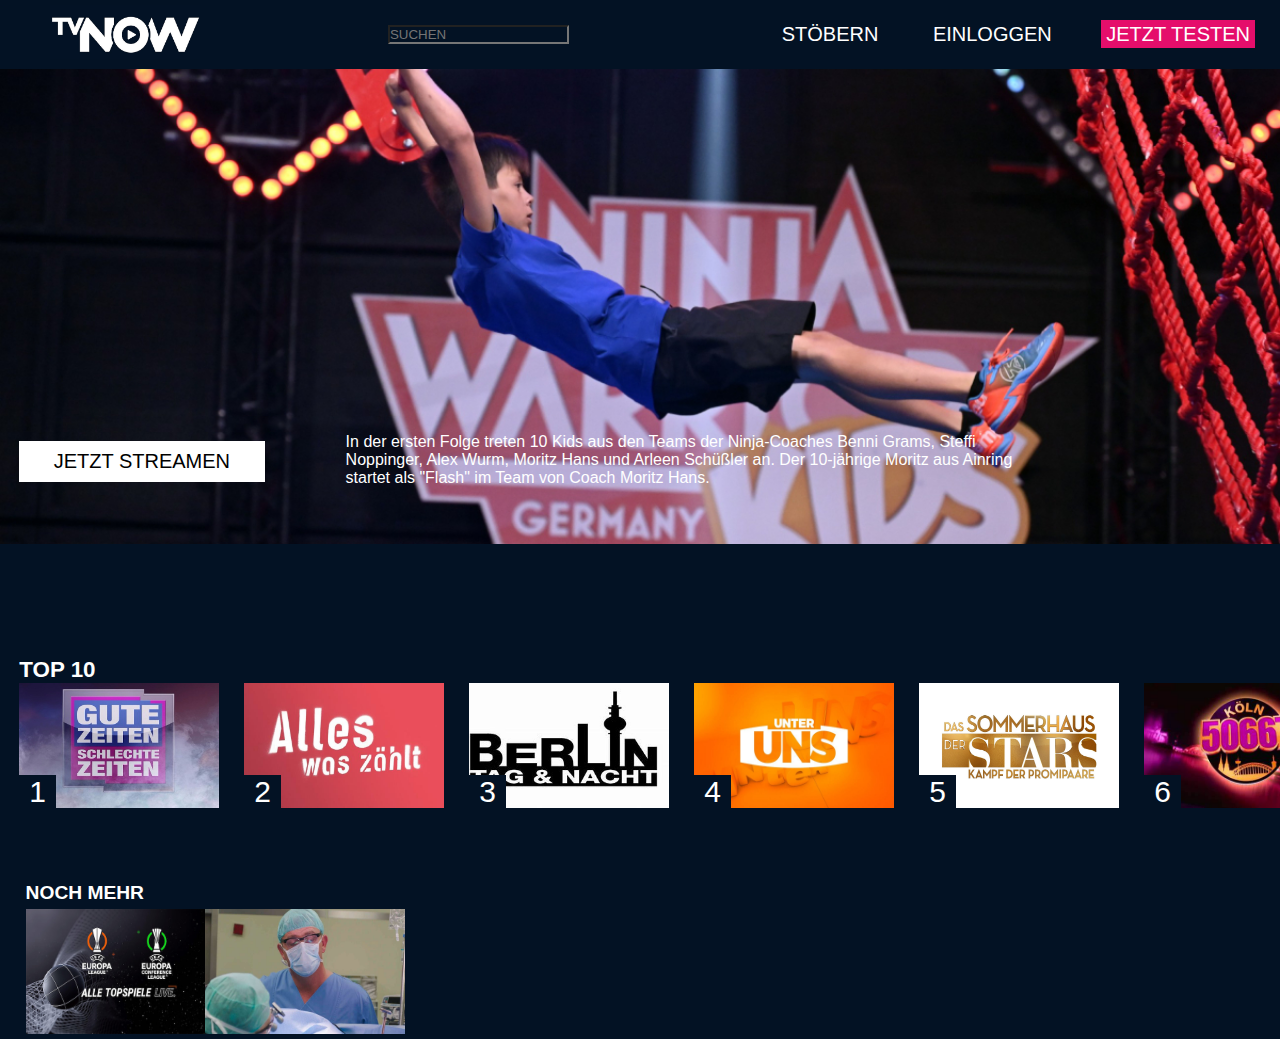
<file: index.html>
<!DOCTYPE html>

<html>
    <head>
        <title>TVNOW</title>
        <meta charset="utf-8">
        <link rel="stylesheet" href="styles.css">
    </head>
    <body>
        <header>
            <a href="index.html">
                <img class="logo" src="assets/TV-Now-Logo.jpeg" width="150" alt="logo">
            </a>
            <div class="searchbar">
                <form id="searchform">
                    <input placeholder="SUCHEN"
                    type="search" id="mainSearch"
                    name="mainSearch">
                </form>
            </div>
            <nav>
                <ul class="nav_links">
                    <li><a href="stöbern.html">STÖBERN</a></li>
                    <li><a href="einloggen.html">EINLOGGEN</a></li>
                    <li><a class="jetzttesten" href="jetzttesten.html">JETZT TESTEN</a></li>
                </ul>
            </nav> 
        </header>
        <main>
            <a href="Nw.html">
                <img src="assets/Ninja warrior kids.jpg" alt="Nw-Logo" width="100%">
            </a>
            <div>
                <li><a class="jetztstreamen-nw" href="Nw.html">JETZT STREAMEN</a></li>
            </div>
            <li><a class="Nw-image" href="Nw.html">In der ersten Folge treten 10 Kids aus den Teams der Ninja-Coaches Benni Grams, Steffi Noppinger, Alex Wurm, Moritz Hans und Arleen Schüßler an. Der 10-jährige Moritz aus Ainring startet als "Flash" im Team von Coach Moritz Hans.</a></li>                       
        </main>
        
        <footer>
            <div class="Top10">
                <h1>TOP 10</h1>
                <div class="teaserrow">
                    <div class="teaser">
                        <a href=gzsz.html class="top1-img"><img src="assets/gzsz.jpg" width="200px" height="125px"></a>
                        <span class="ranking_number">1</span>
                    </div>
                    <div class="teaser">
                        <a href=awz.html class="top2-img"><img src="assets/awz.jpg" width="200px" height="125px"></a>
                        <span class="ranking_number">2</span>
                    </div>
                    <div class="teaser">
                        <a href=btun.html class="top3-img"><img src="assets/btun.jpg" width="200px" height="125px"></a>
                        <span class="ranking_number">3</span>
                    </div>
                    <div class="teaser">
                        <a href=unteruns.html class="top4-img"><img src="assets/unteruns.jpg" width="200px" height="125px"></a>
                        <span class="ranking_number">4</span>
                    </div>
                    <div class="teaser">
                        <a href=shds.html class="top5-img"><img src="assets/shds.jpeg" width="200px" height="125px"></a>
                        <span class="ranking_number">5</span>
                    </div>
                    <div class="teaser">
                        <a href=köln.html class="top6-img"><img src="assets/köln.jpg" width="200px" height="125px"></a>
                        <span class="ranking_number">6</span>
                    </div>
                    <div class="teaser">
                        <a href=bsf.html class="top7-img"><img src="assets/bsf.jpg" width="200px" height="125px"></a>
                        <span class="ranking_number">7</span>
                    </div>
                    <div class="teaser">
                        <a href=bip.html class="top8-img"><img src="assets/bip.jpg" width="200px" height="125px"></a>
                        <span class="ranking_number">8</span></div>
                    </div>
                </div>
            </div>
            <div class="Nochmehr"><h4>NOCH MEHR</h4></div>
                <div class="EuPokal">
                    <a href=EuPokal.html class="eupokal-img"><img src="assets/EuPokal.jpg" width="200px" height="125px"></a>
                </div>
                <div class="HOP">
                    <a href=hop.html><img src="assets/hop.jpg" width="200px" height="125px"></a>
                </div>
        </footer>
    </body>
</html>
</file>
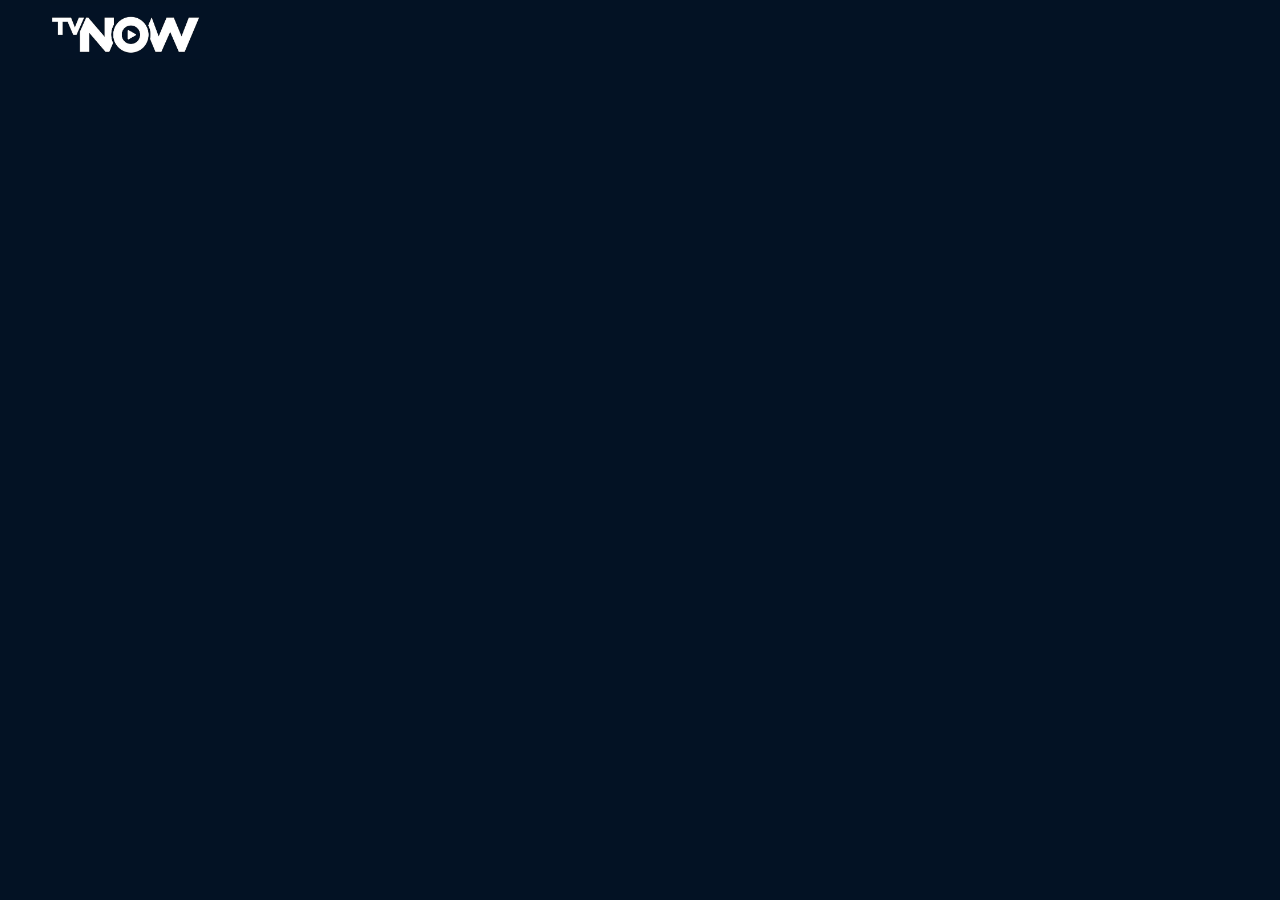
<file: awz.html>
<!DOCTYPE html>

<html>
    <head>
        <title>Alles was zählt im online Stream ansehen</title>
        <meta charset="utf-8">
        <link rel="stylesheet" href="styles.css">
    </head>
    <body>
        <header>
            <a href="index.html">
                <img class="logo" src="assets/TV-Now-Logo.jpeg" width="150" alt="logo">
            </a>
        </header>
    </body>
</html>
</file>
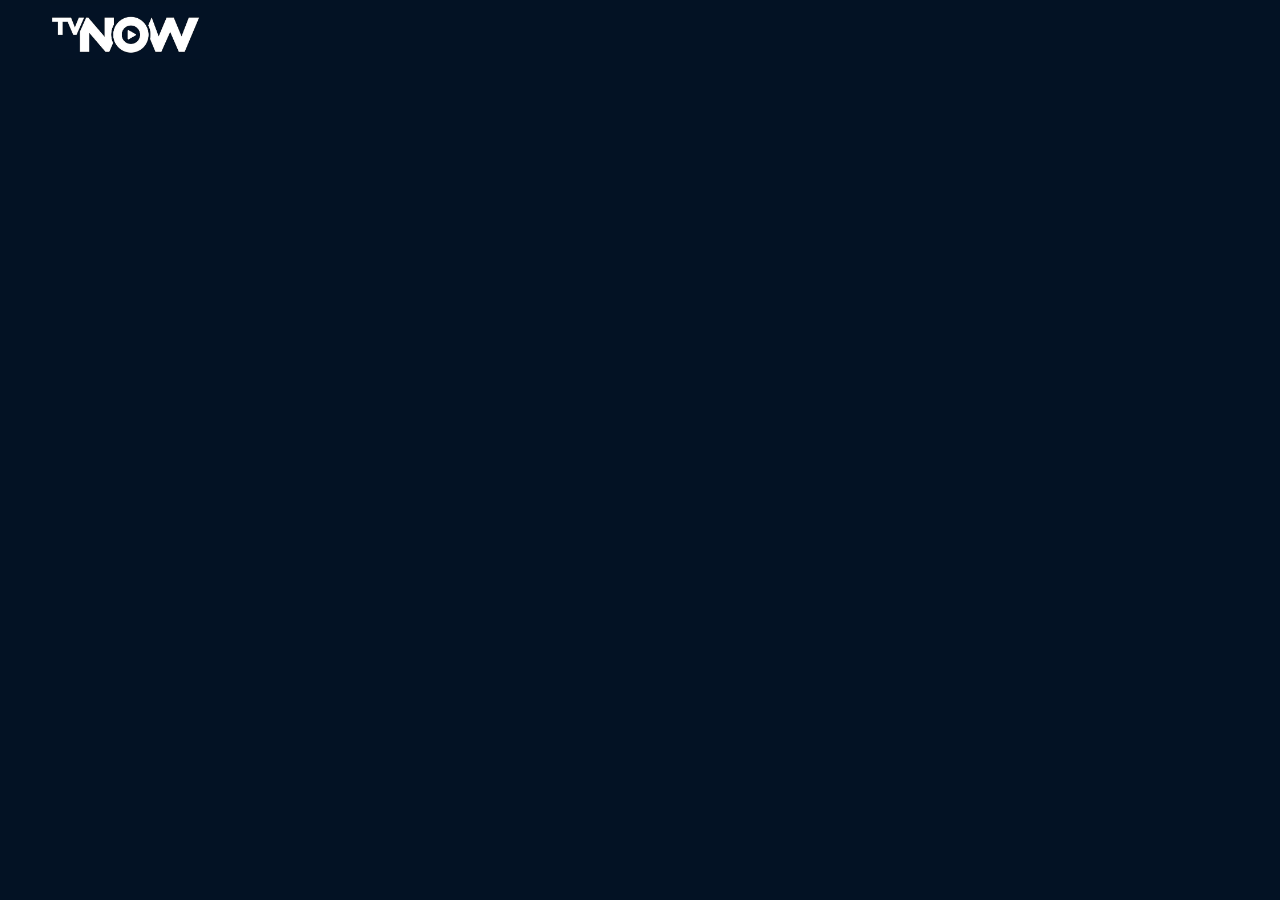
<file: bip.html>
<!DOCTYPE html>

<html>
    <head>
        <title>Bachelor in Paradise im online Stream ansehen</title>
        <meta charset="utf-8">
        <link rel="stylesheet" href="styles.css">
    </head>
    <body>
        <header>
            <a href="index.html">
                <img class="logo" src="assets/TV-Now-Logo.jpeg" width="150" alt="logo">
            </a>
        </header>
    </body>
</html>
</file>
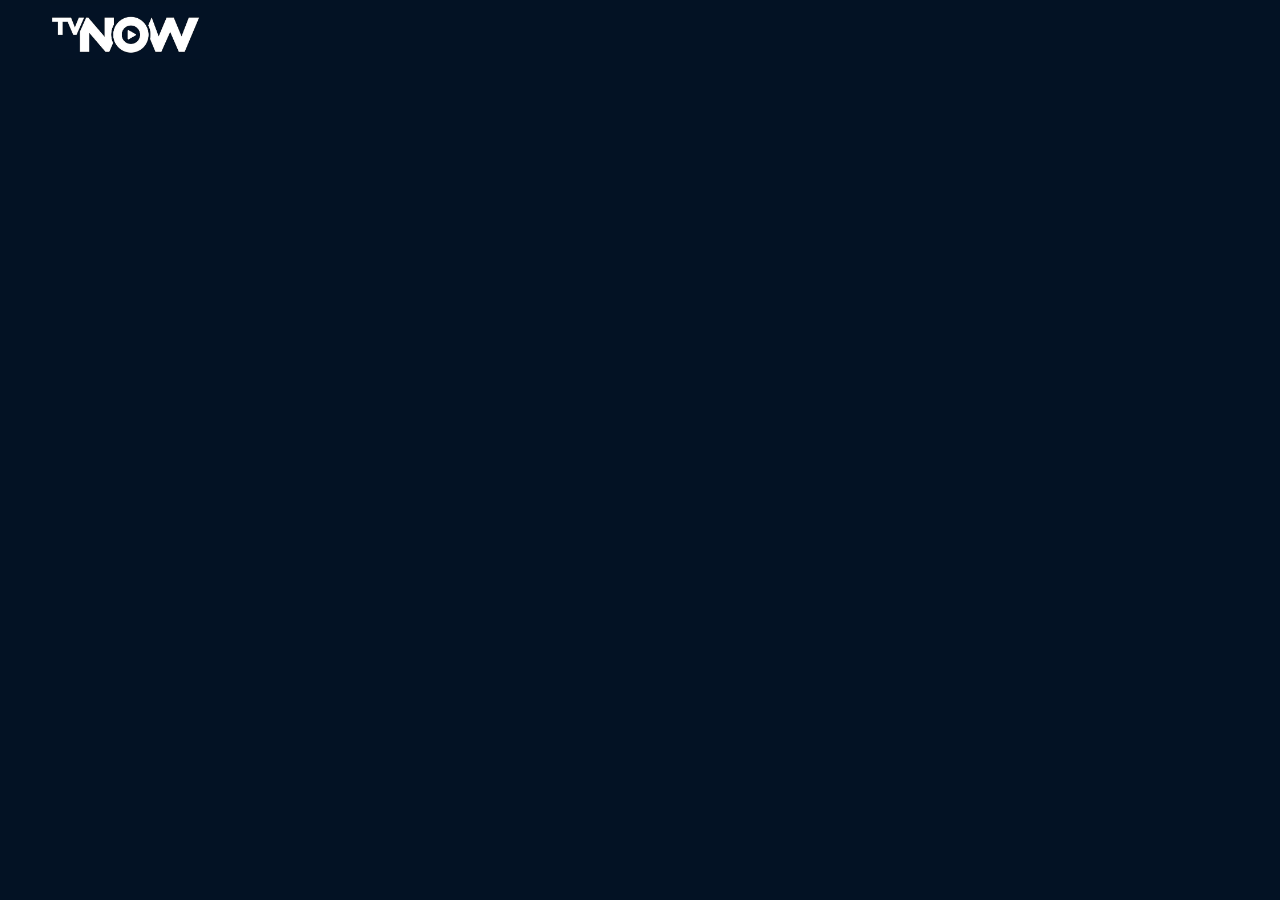
<file: bsf.html>
<!DOCTYPE html>

<html>
    <head>
        <title>Bauer sucht Frau im online Stream ansehen</title>
        <meta charset="utf-8">
        <link rel="stylesheet" href="styles.css">
    </head>
    <body>
        <header>
            <a href="index.html">
                <img class="logo" src="assets/TV-Now-Logo.jpeg" width="150" alt="logo">
            </a>
        </header>
    </body>
</html>
</file>
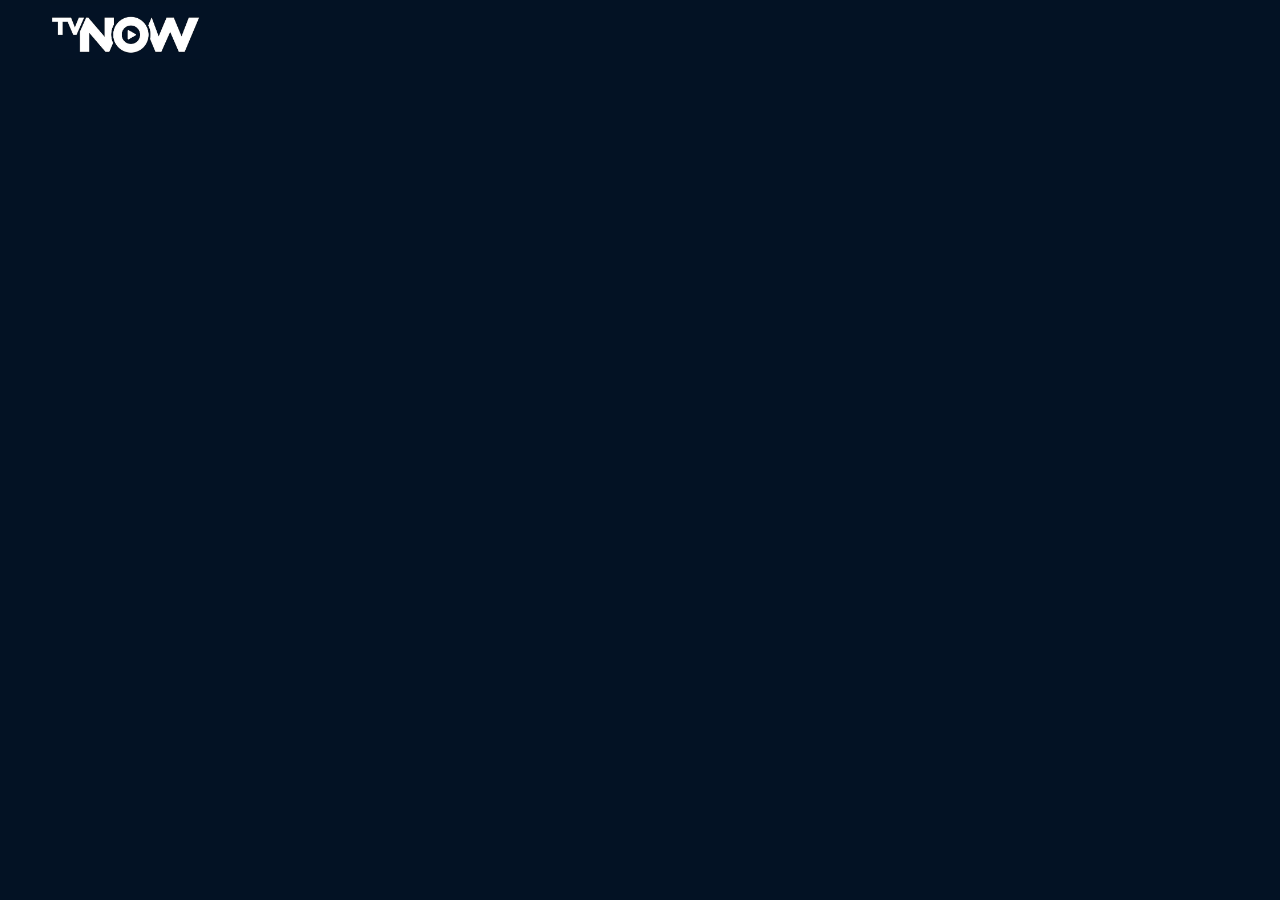
<file: btun.html>
<!DOCTYPE html>

<html>
    <head>
        <title>Berlin -Tag & Nacht im Online Stream ansehen</title>
        <meta charset="utf-8">
        <link rel="stylesheet" href="styles.css">
    </head>
    <body>
        <header>
            <a href="index.html">
                <img class="logo" src="assets/TV-Now-Logo.jpeg" width="150" alt="logo">
            </a>
        </header>
    </body>
</html>
</file>
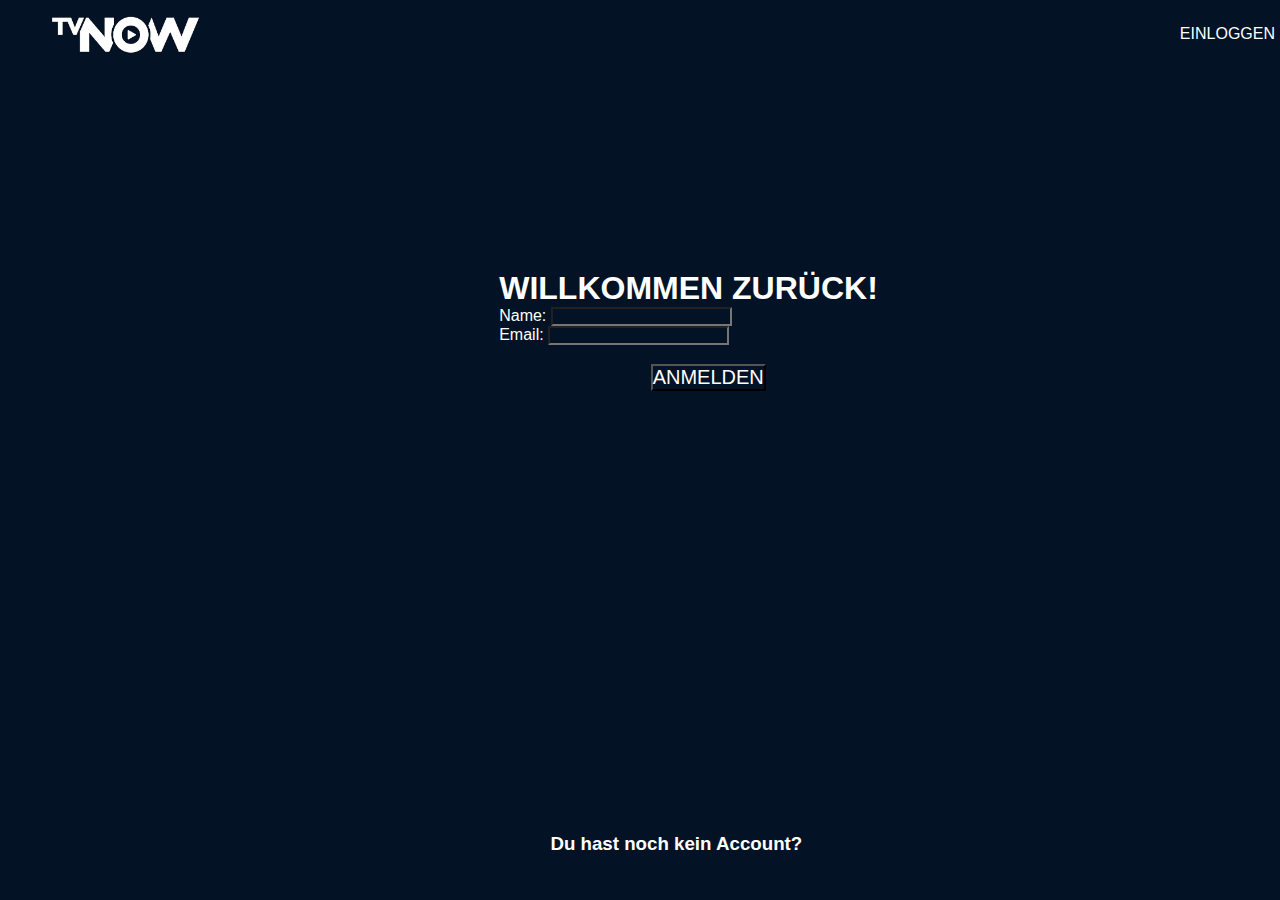
<file: einloggen.html>
<!DOCTYPE html>

<style>

*{
    font-family: sans-serif;
}

.einloggen-kopf{
    color: white;
    cursor: pointer;
}

.log-in{
    color: white;
    position: absolute;
    top: 30%;
    left: 39%;
}

.submit{
    color: white;
    position: absolute;
    left: 40%;
    margin-top: 5%;
}

.account{
    color: white;
    position:absolute;
    bottom:5%;
    left: 43%;
    cursor: pointer;
}

</style>

<html>
    <head>
        <title>EINLOGGEN</title>
        <meta charset="utf-8">
        <link rel="stylesheet" href="styles.css">
    </head>
    <body>
        <header>
            <a href="index.html">
                <img class="logo" src="assets/TV-Now-Logo.jpeg" width="150" alt="logo">
            </a>
            <div class="einloggen-kopf">EINLOGGEN</div>
        </header>
        <main>
            <div class="log-in">
                <h1>WILLKOMMEN ZURÜCK!</h1>
                <form method="post">
                    <label>Name:</label>
                    <input class="text" name="name"><br>
                    <label>Email:</label>
                    <input class="email" name="email" required> <br>
                    <button class="submit">ANMELDEN</button>     
                </form>
            </div>
        </main>
        <footer>
            <div class="account">
                <h3>Du hast noch kein Account?</h3>
            </div>
        </footer>
    </body>
</html>
</file>
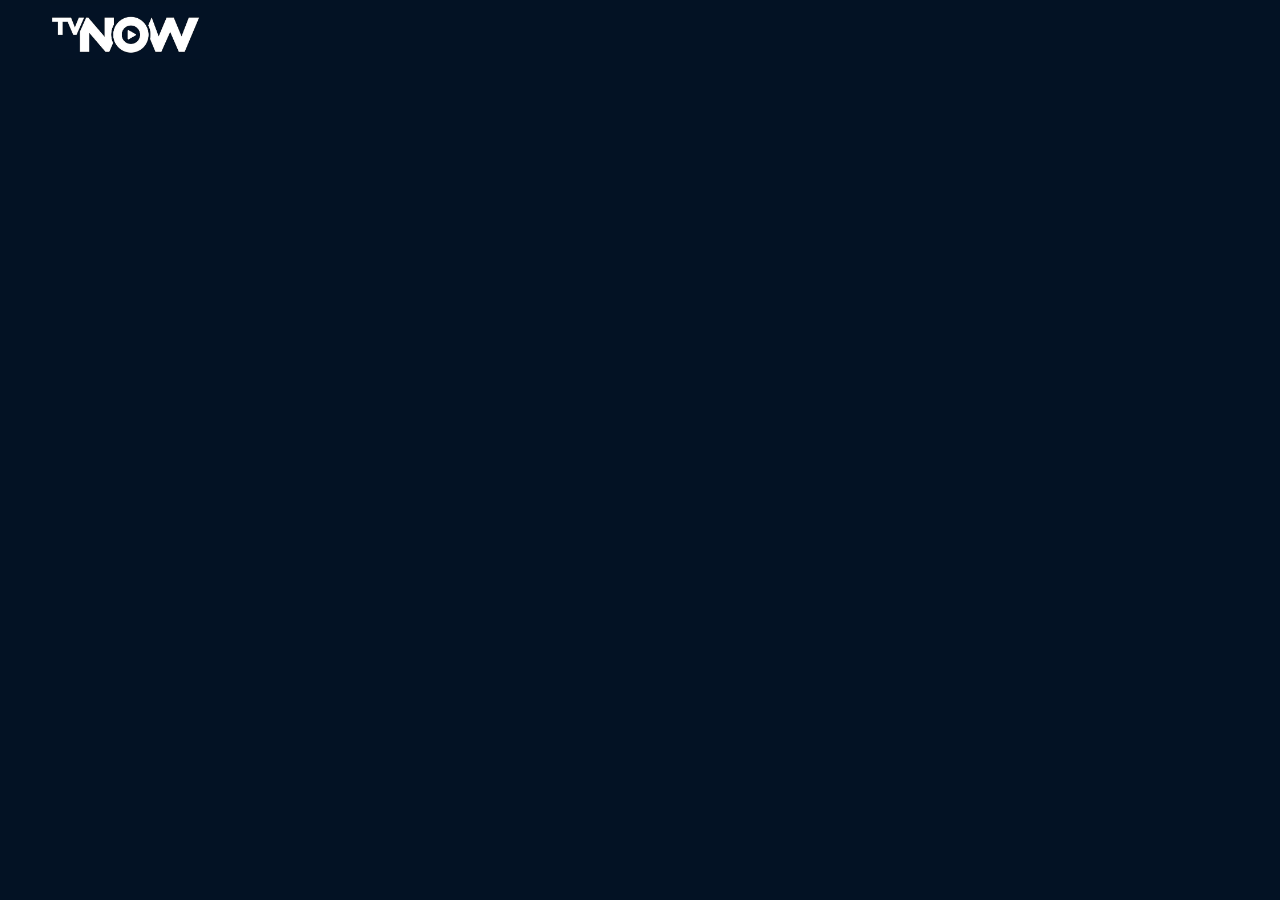
<file: EuPokal.html>
<!DOCTYPE html>

<html>
    <head>
        <title>Alle Topspiele des Europapokal im online Stream ansehen</title>
        <meta charset="utf-8">
        <link rel="stylesheet" href="styles.css">
    </head>
    <body>
        <header>
            <a href="index.html">
                <img class="logo" src="assets/TV-Now-Logo.jpeg" width="150" alt="logo">
            </a>
        </header>
    </body>
</html>
</file>
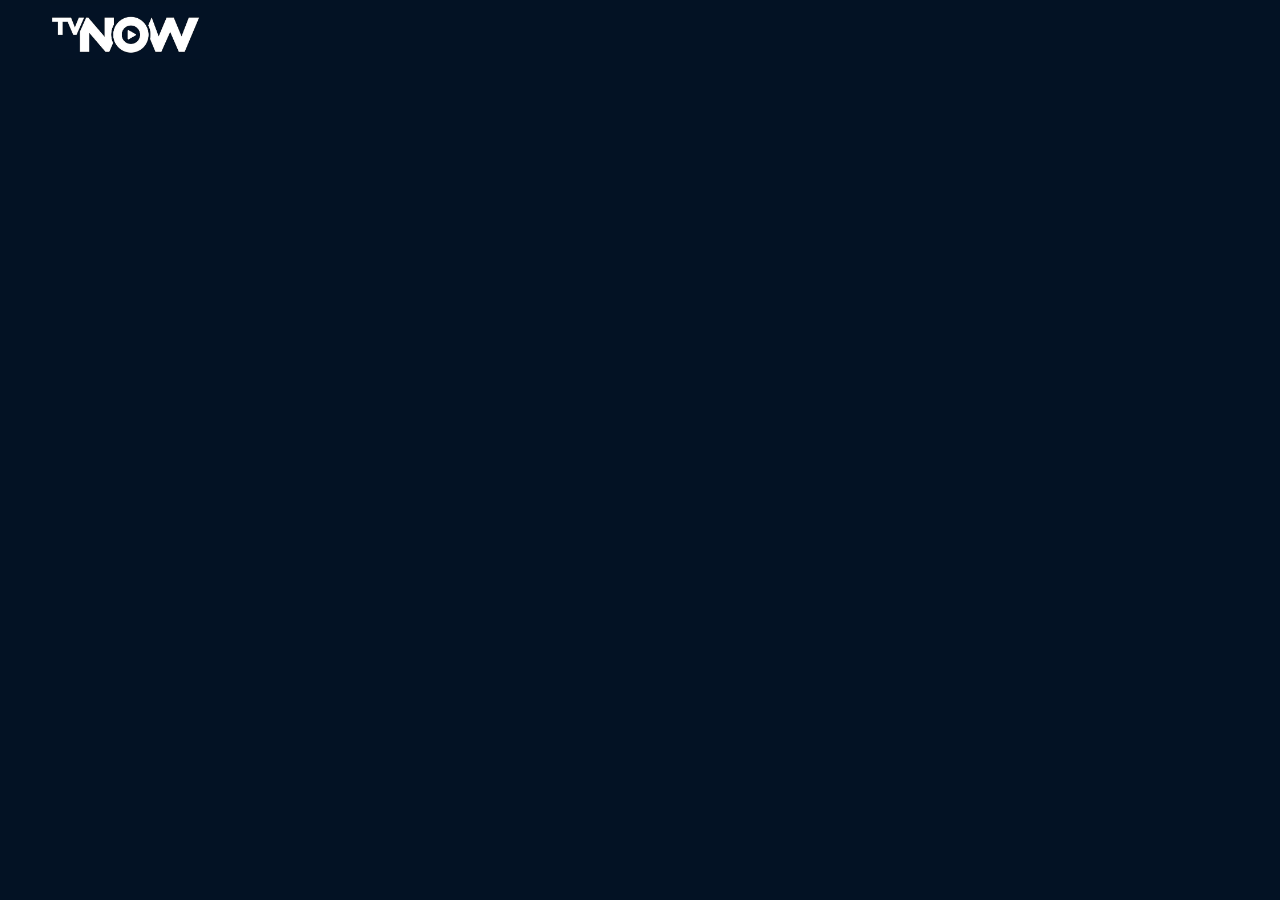
<file: gzsz.html>
<!DOCTYPE html>

<html>
    <head>
        <title>GZSZ im online Stream ansehen</title>
        <meta charset="utf-8">
        <link rel="stylesheet" href="styles.css">
    </head>
    <body>
        <header>
            <a href="index.html">
                <img class="logo" src="assets/TV-Now-Logo.jpeg" width="150" alt="logo">
            </a>
        </header>
    </body>
</html>
</file>
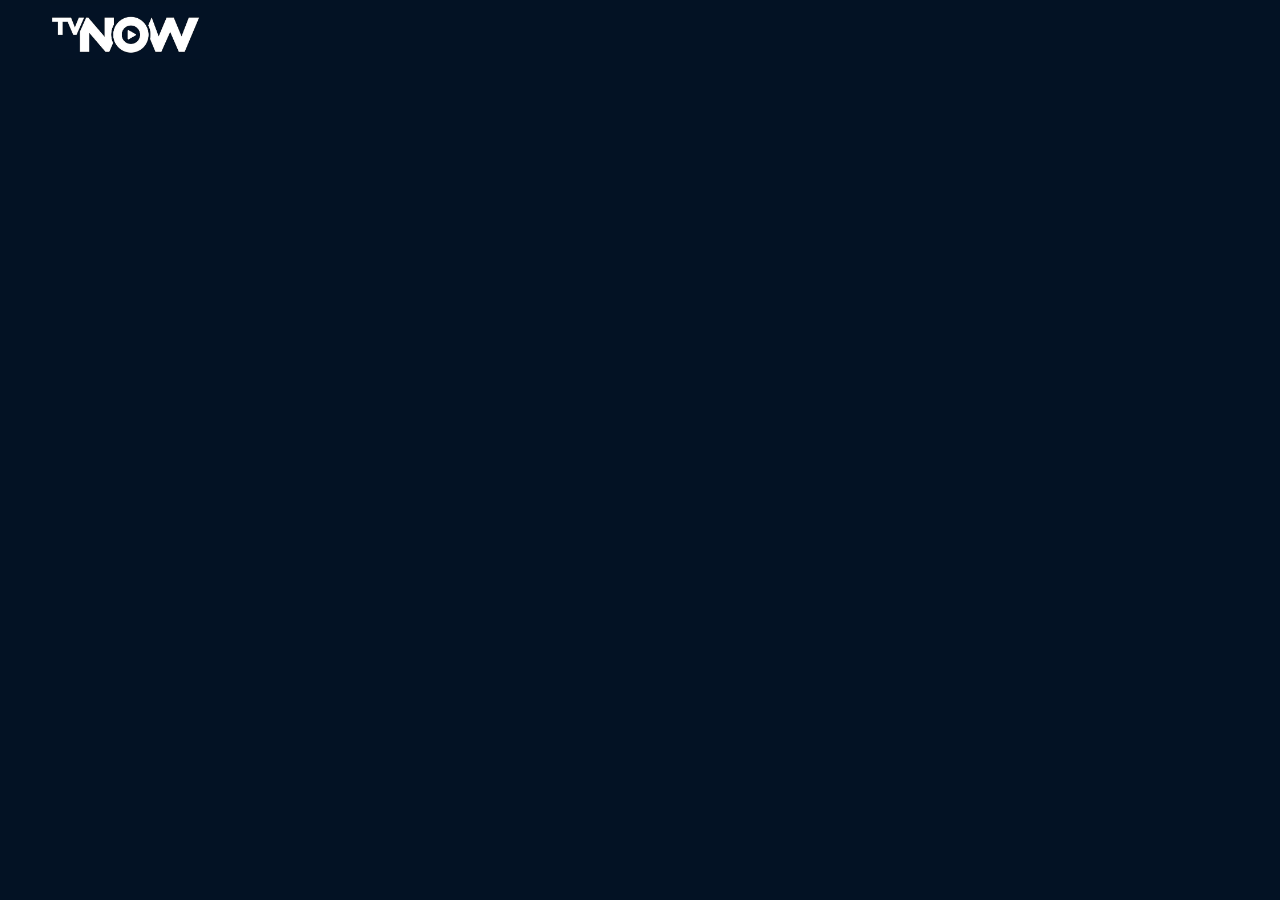
<file: hop.html>
<!DOCTYPE html>

<html>
    <head>
        <title>Die Herz-OP im online Stream ansehen</title>
        <meta charset="utf-8">
        <link rel="stylesheet" href="styles.css">
    </head>
    <body>
        <header>
            <a href="index.html">
                <img class="logo" src="assets/TV-Now-Logo.jpeg" width="150" alt="logo">
            </a>
        </header>
    </body>
</html>
</file>
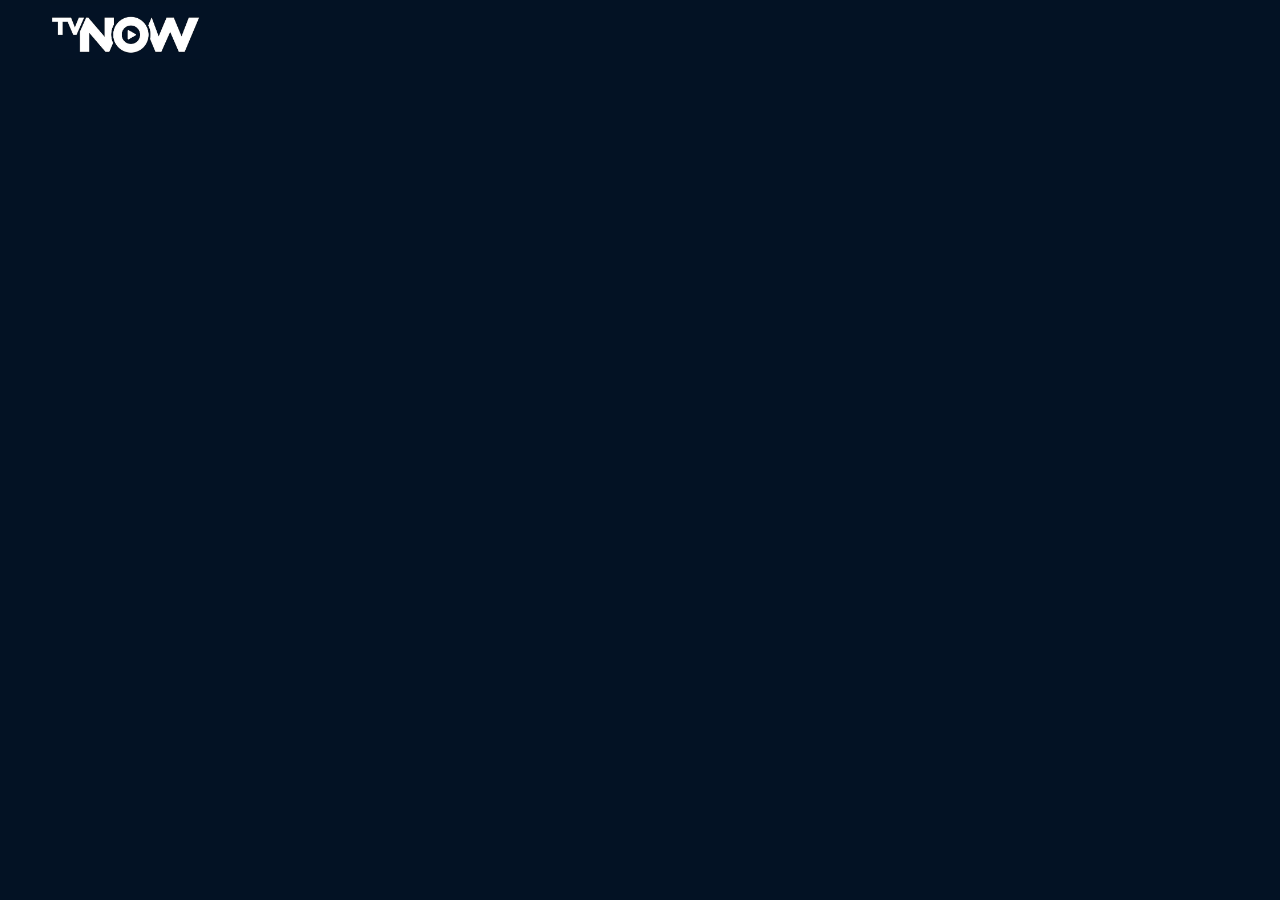
<file: jetzttesten.html>
<!DOCTYPE html>

<html>
    <head>
        <title>JETZT TESTEN</title>
        <meta charset="utf-8">
        <link rel="stylesheet" href="styles.css">
    </head>
    <body>
        <header>
            <a href="index.html">
                <img class="logo" src="assets/TV-Now-Logo.jpeg" width="150" alt="logo">
            </a>
        </header>
    </body>
</html>
</file>
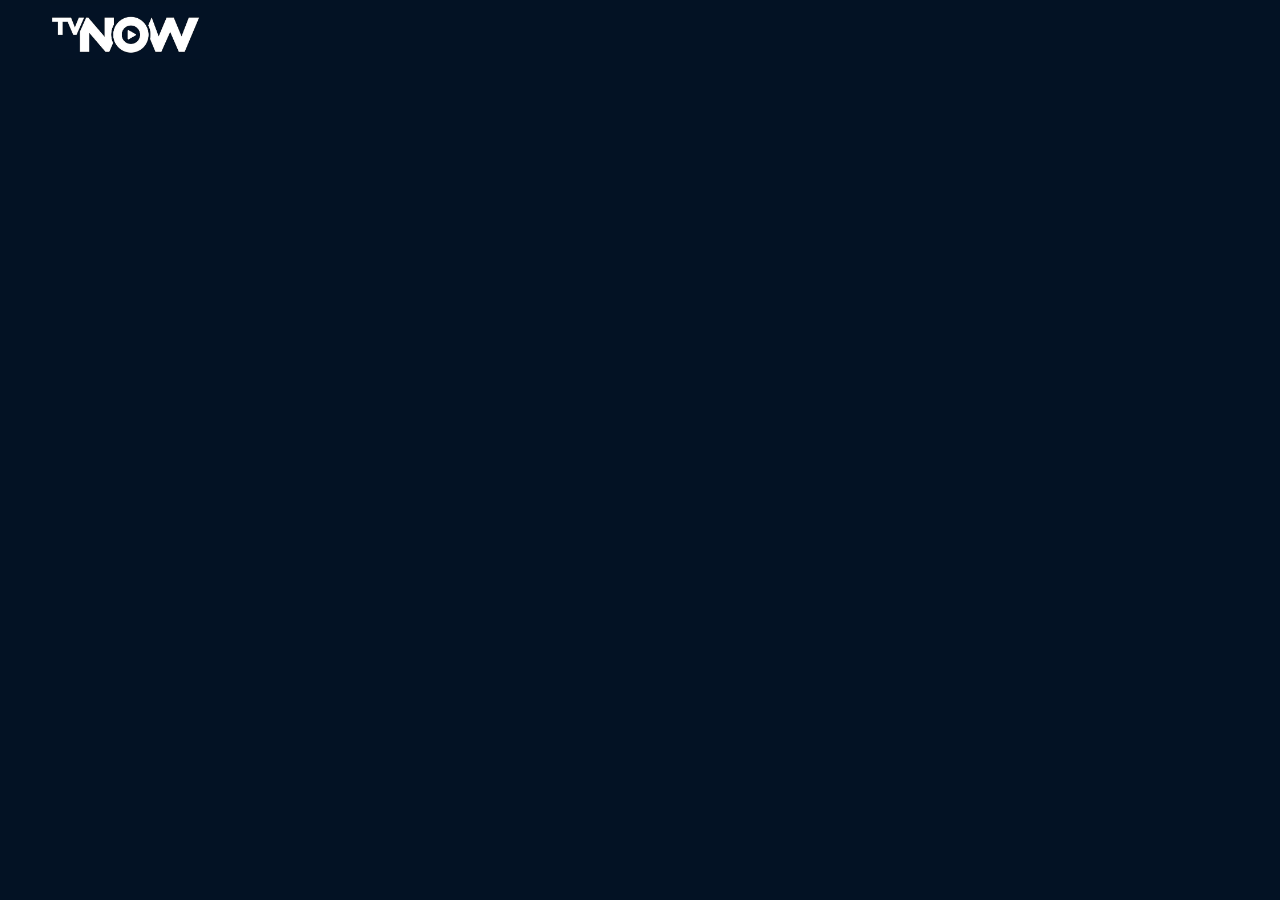
<file: köln.html>
<!DOCTYPE html>

<html>
    <head>
        <title>Köln 50667 im online Stream ansehen</title>
        <meta charset="utf-8">
        <link rel="stylesheet" href="styles.css">
    </head>
    <body>
        <header>
            <a href="index.html">
                <img class="logo" src="assets/TV-Now-Logo.jpeg" width="150" alt="logo">
            </a>
        </header>
    </body>
</html>
</file>
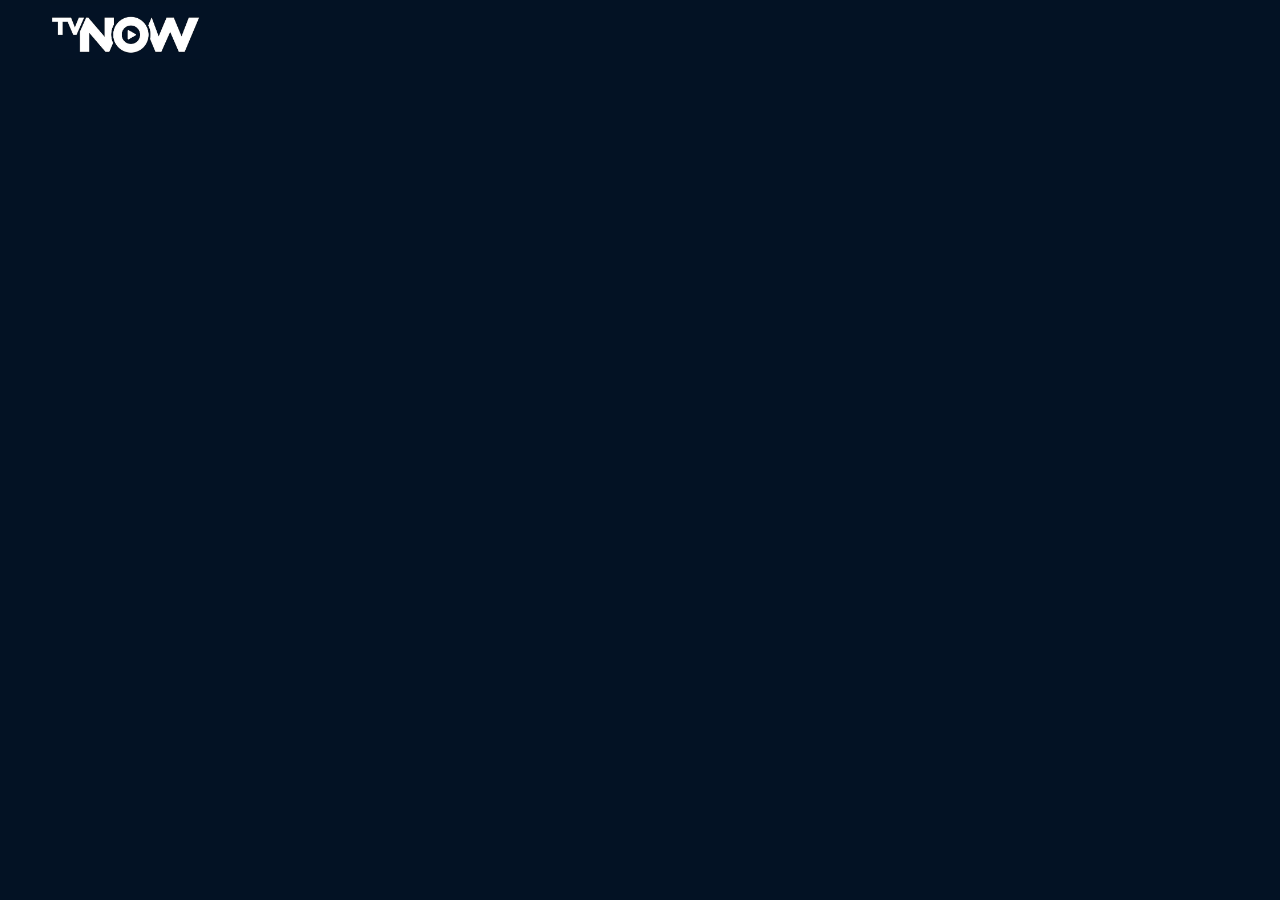
<file: Nw.html>
<!DOCTYPE html>

<html>
    <head>
        <title>Ninja warrior kids</title>
        <meta charset="utf-8">
        <link rel="stylesheet" href="styles.css">
    </head>
    <body>
        <header>
            <a href="index.html">
                <img class="logo" src="assets/TV-Now-Logo.jpeg" width="150" alt="logo">
            </a>
        </header>
        <main>
          
        </main>
    </body>
</html>
</file>
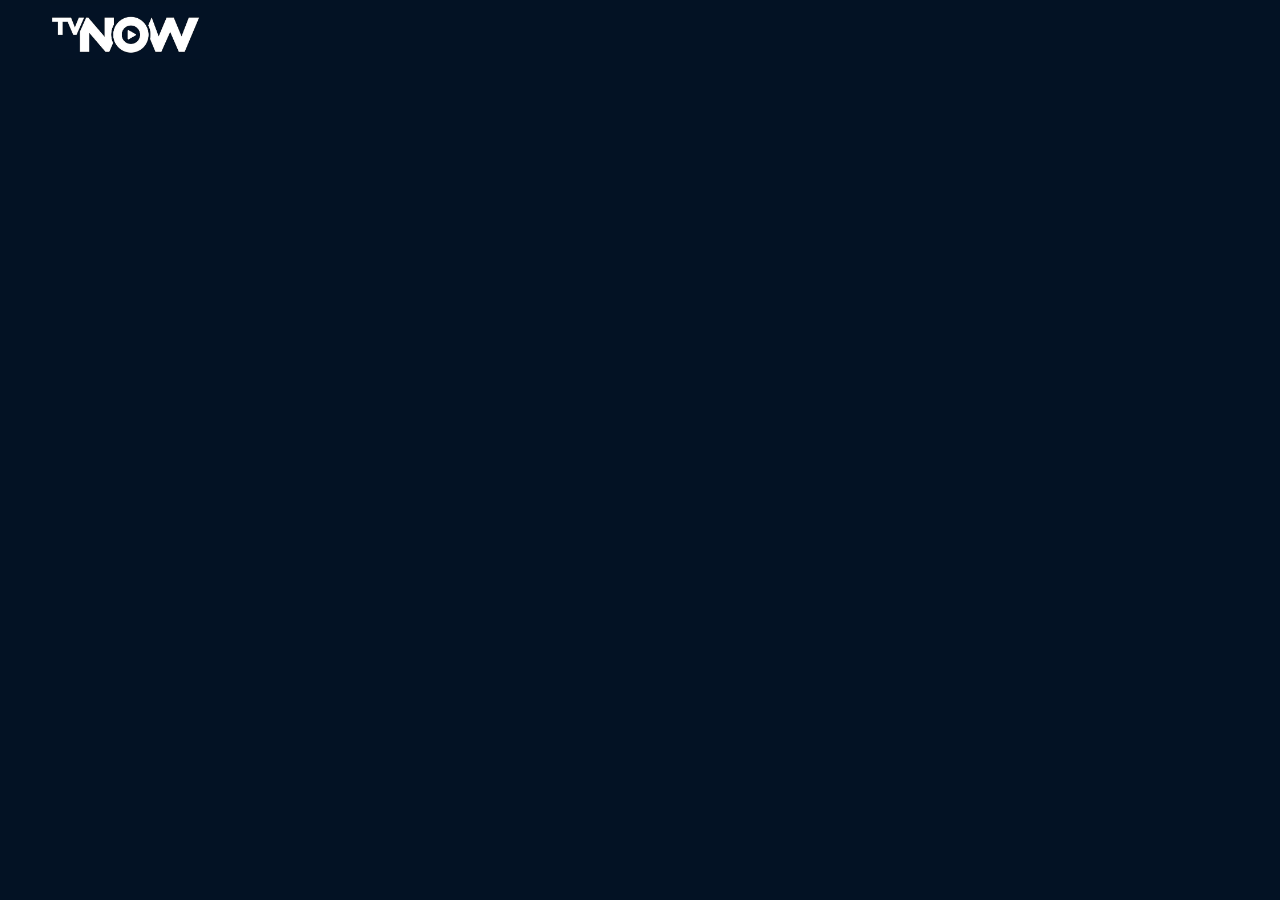
<file: shds.html>
<!DOCTYPE html>

<html>
    <head>
        <title>Das Sommerhaus der Stars</title>
        <meta charset="utf-8">
        <link rel="stylesheet" href="styles.css">
    </head>
    <body>
        <header>
            <a href="index.html">
                <img class="logo" src="assets/TV-Now-Logo.jpeg" width="150" alt="logo">
            </a>
        </header>
    </body>
</html>
</file>
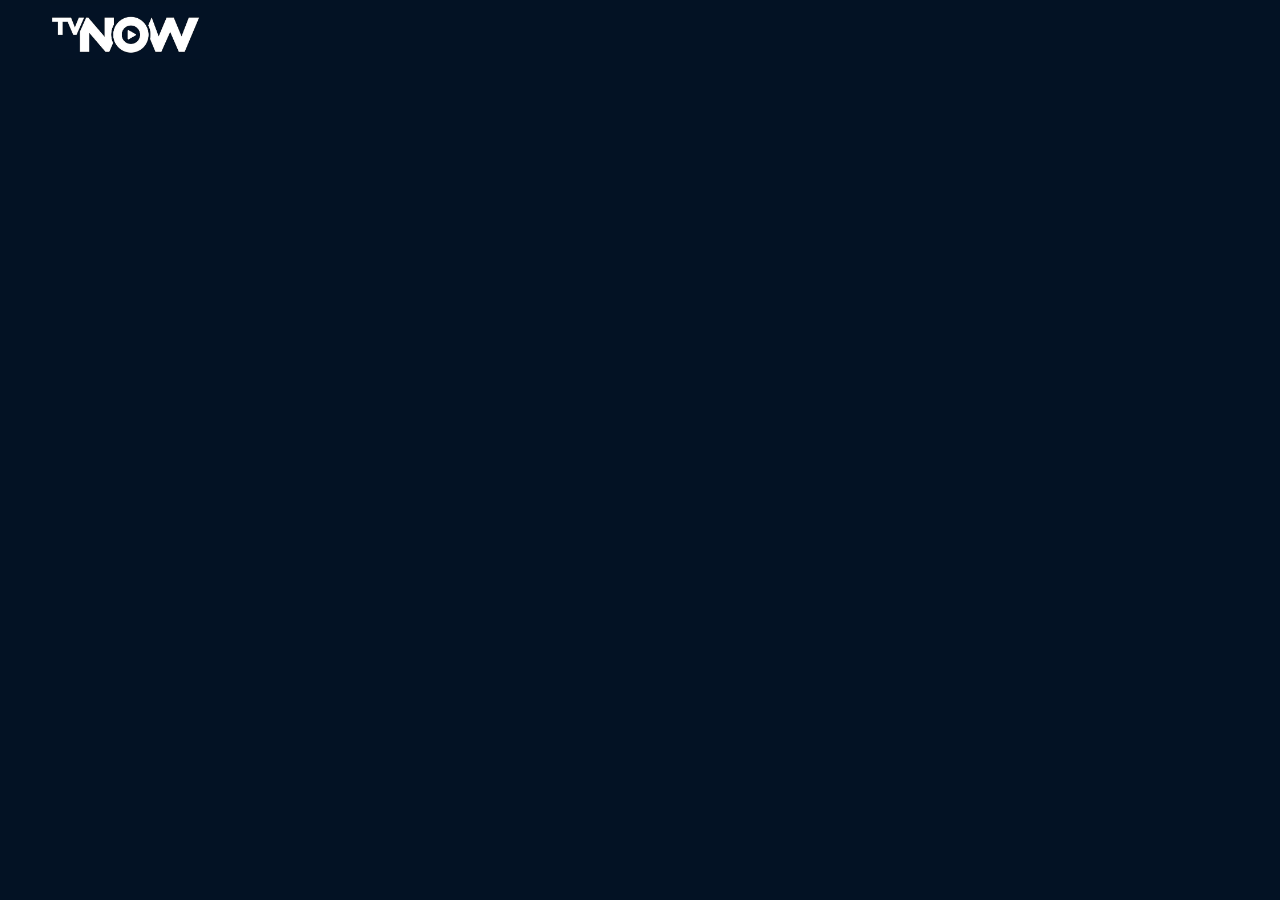
<file: stöbern.html>
<!DOCTYPE html>

<html>
    <head>
        <title>STÖBERN</title>
        <meta charset="utf-8">
        <link rel="stylesheet" href="styles.css">
    </head>
    <body>
        <header>
            <a href="index.html">
                <img class="logo" src="TV-Now-Logo.jpeg" width="150" alt="logo">
            </a>
        </header>
    </body>
</html>
</file>
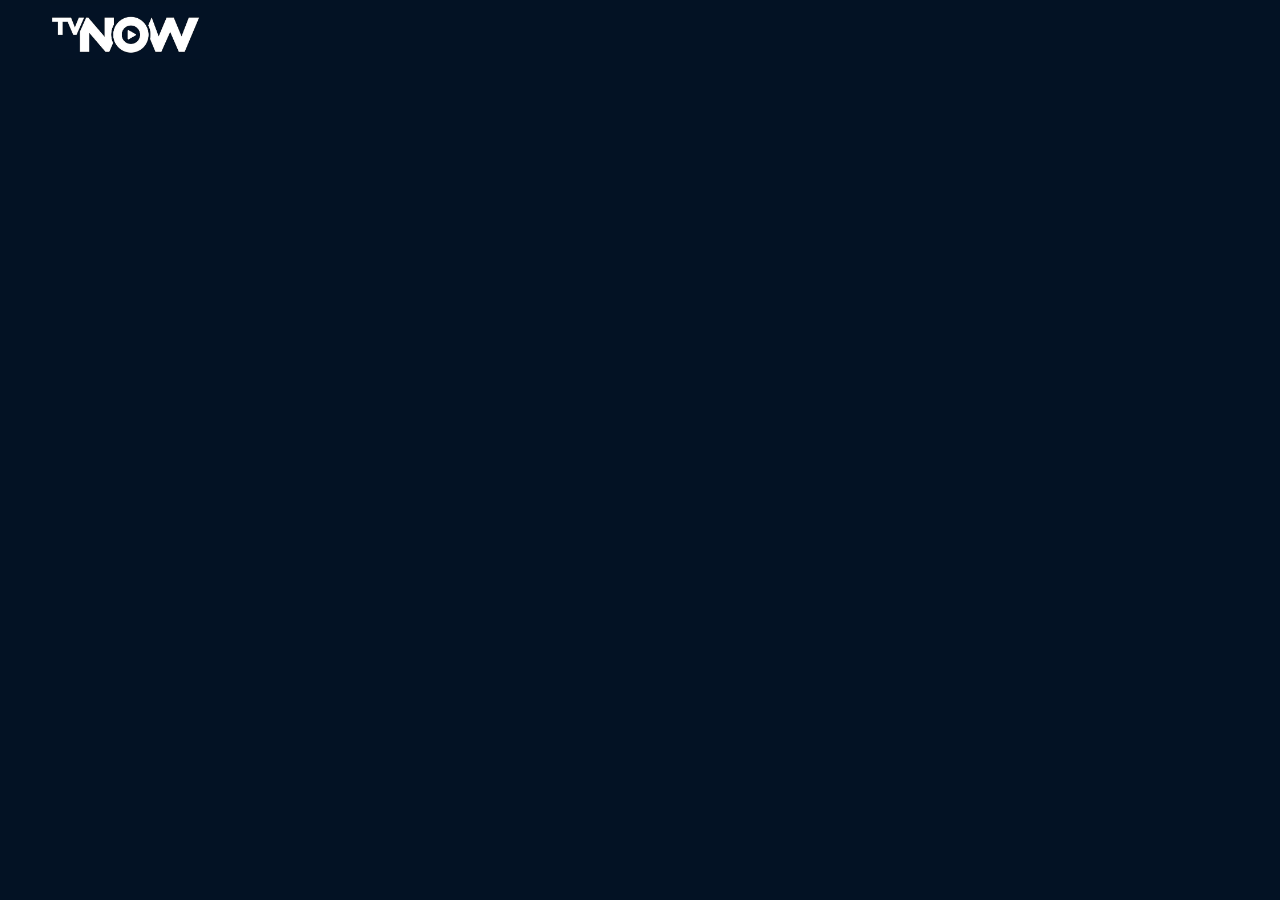
<file: unteruns.html>
<!DOCTYPE html>

<html>
    <head>
        <title>Unter uns im Online Stream ansehen</title>
        <meta charset="utf-8">
        <link rel="stylesheet" href="styles.css">
    </head>
    <body>
        <header>
            <a href="index.html">
                <img class="logo" src="assets/TV-Now-Logo.jpeg" width="150" alt="logo">
            </a>
        </header>
    </body>
</html>
</file>
<file: styles.css>
*{
    box-sizing: border-box;
    margin: 0;
    padding: 0;
    background-color: #031224;
}

li, a, button{
    font-family: sans-serif;
    font-weight: 500;
    font-size: 20px;
    text-decoration: none;
}

header{
    position: fixed;
    width: 100%;
    display: flex;
    justify-content: space-between;
    align-items: center;
    padding: 5px;
    padding-left: 50px;
    font-family: sans-serif;
}

.logo {
    cursor: pointer;
}

.searchbar{
  justify-content: space-between;
  align-items: center;
}

.searchbar li{
    display: inline-block;
    padding: 0px 20px;
}

.nav_links{
    list-style: none;
}

.nav_links li{
    display: inline-block;
    padding: 0px 20px;
}

.nav_links li a{
    transition: all 0.3s ease 0s;
    cursor: pointer;
    color: white;
    padding: 3px 5px;
}

.nav_links li a:hover{
    color: rgb(60, 214, 189);    
}

.jetzttesten{
    background-color: #E50E6B;
}

.Nw-image{
    position: absolute; 
    top: 47%;
    color: white;
    font-size:80%;
    font-family: sans-serif;
    margin: 10px;
    margin-left: 27%;
    margin-right: 20%;
    background-color: rgba(255, 255, 255, 0);
}

.jetztstreamen-nw{
    top: 49%;
    margin-left: 1.5%;
    position: absolute;
    color: black;
    background-color: white;
    font-family: sans-serif;
    font-size: 100%;
    padding: 0.7%;
    padding-left: 2.7%;
    padding-right: 2.7%;
}

.jetztstreamen-nw:hover{
    background-color: rgb(60, 214, 189);
}

.Top10{
    color: white;
    top: 73%;
    position: absolute;
    margin-left: 1.5%;
    font-family: sans-serif;
    font-size: 70%;
    margin-bottom: 1%;
}

.teaserrow {
    display: flex;
    flex-direction: row;
    color: white;
    font-size:30px;
    font-family: sans-serif;
}

.teaserrow img,
.teaserrow div {
    cursor: pointer;
}

.teaserrow div {
    margin-right: 25px;
}

.ranking_number {
    position: relative;
    bottom: 40px;
    height: 20px;
    display: inline;
    padding: 0 10px;
}

.Nochmehr{
    color: white;
    position: absolute;
    margin-left: 2%;
    font-family: sans-serif;
    font-size: 120%;
    top: 98%;
}

.EuPokal{
    margin-left: 2%;
    top: 101%;
    float: left;
    cursor: pointer;
    position: absolute;
}

.HOP{
    margin-left: 16%;
    top: 101%;
    float: left;
    cursor: pointer;
    position: absolute;
}
</file>
